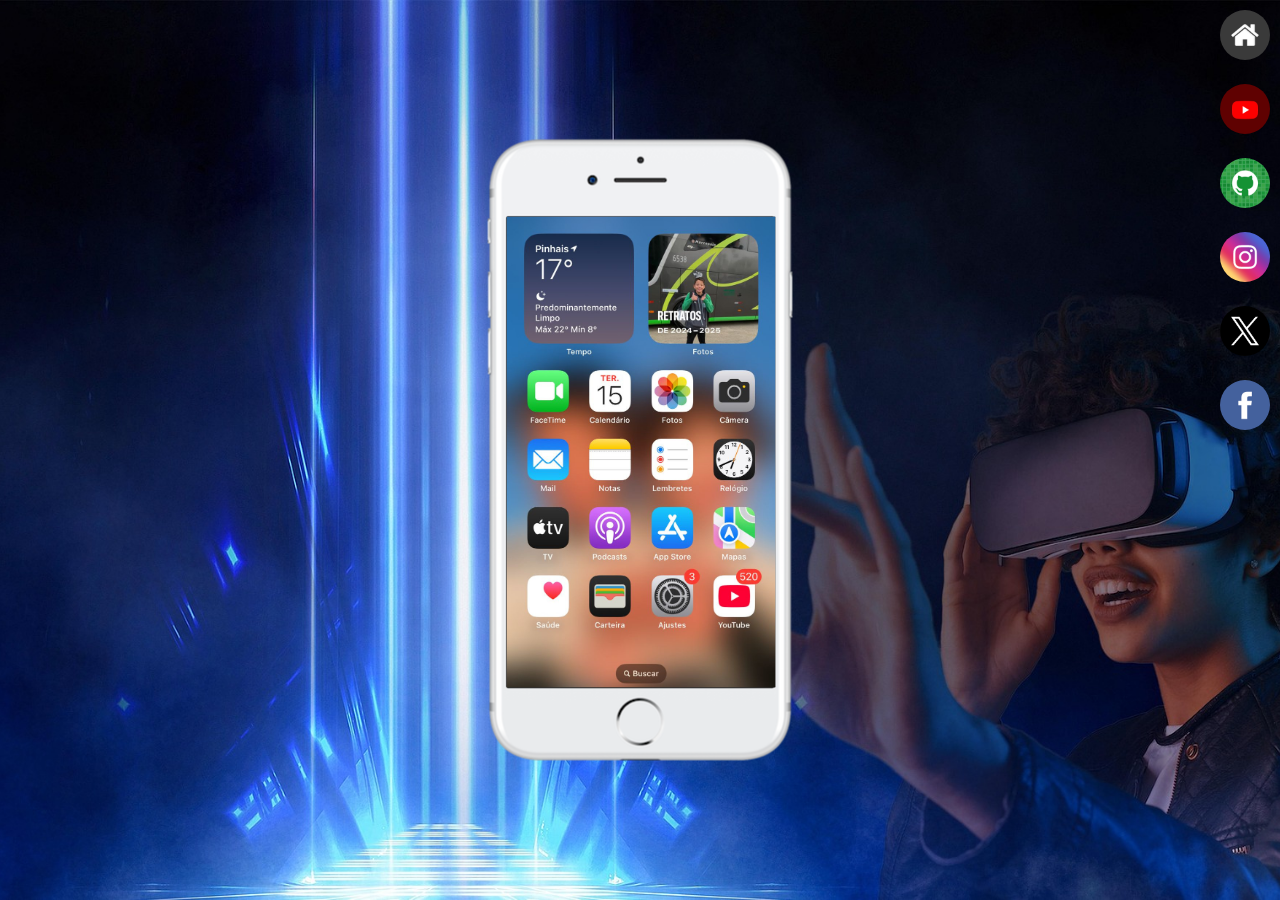
<file: index.html>
<!DOCTYPE html>
<html lang="pt-br">
  <head>
    <meta charset="UTF-8" />
    <meta name="viewport" content="width=device-width, initial-scale=1.0" />
    <title>Projeto de Redes Sociais</title>
    <link rel="shortcut icon" href="favicon.ico" type="image/x-icon" />
    <link rel="stylesheet" href="estilos/style.css" />
  </head>
  <body>
    <main>
      <section id="telefone">
        <iframe src="home.html" name="tela" id="tela" frameborder="0">
          Seu navegador não e compatível
        </iframe>
      </section>
      <section id="redes-sociais">
        <a href="home.html" target="tela"
          ><img src="imagens/logo-home.jpg" alt="Home" /></a
        ><br />
        <a href="youtube.html" target="tela"
          ><img src="imagens/logo-youtube.jpg" alt="Youtube" /></a
        ><br />
        <a href="github.html" target="tela"
          ><img src="imagens/logo-github.jpg" alt="Github" /></a
        ><br />
        <a href="instagram.html" target="tela"
          ><img src="imagens/logo-instagram.jpg" alt="Instagram" /></a
        ><br />
        <a href="x.html" target="tela"
          ><img src="imagens/logo-x.jpg" alt="X" /></a
        ><br />
        <a href="facebook.html" target="tela"
          ><img src="imagens/logo-facebook.jpg" alt="Facebook"
        /></a>
      </section>
    </main>
  </body>
</html>
</file>
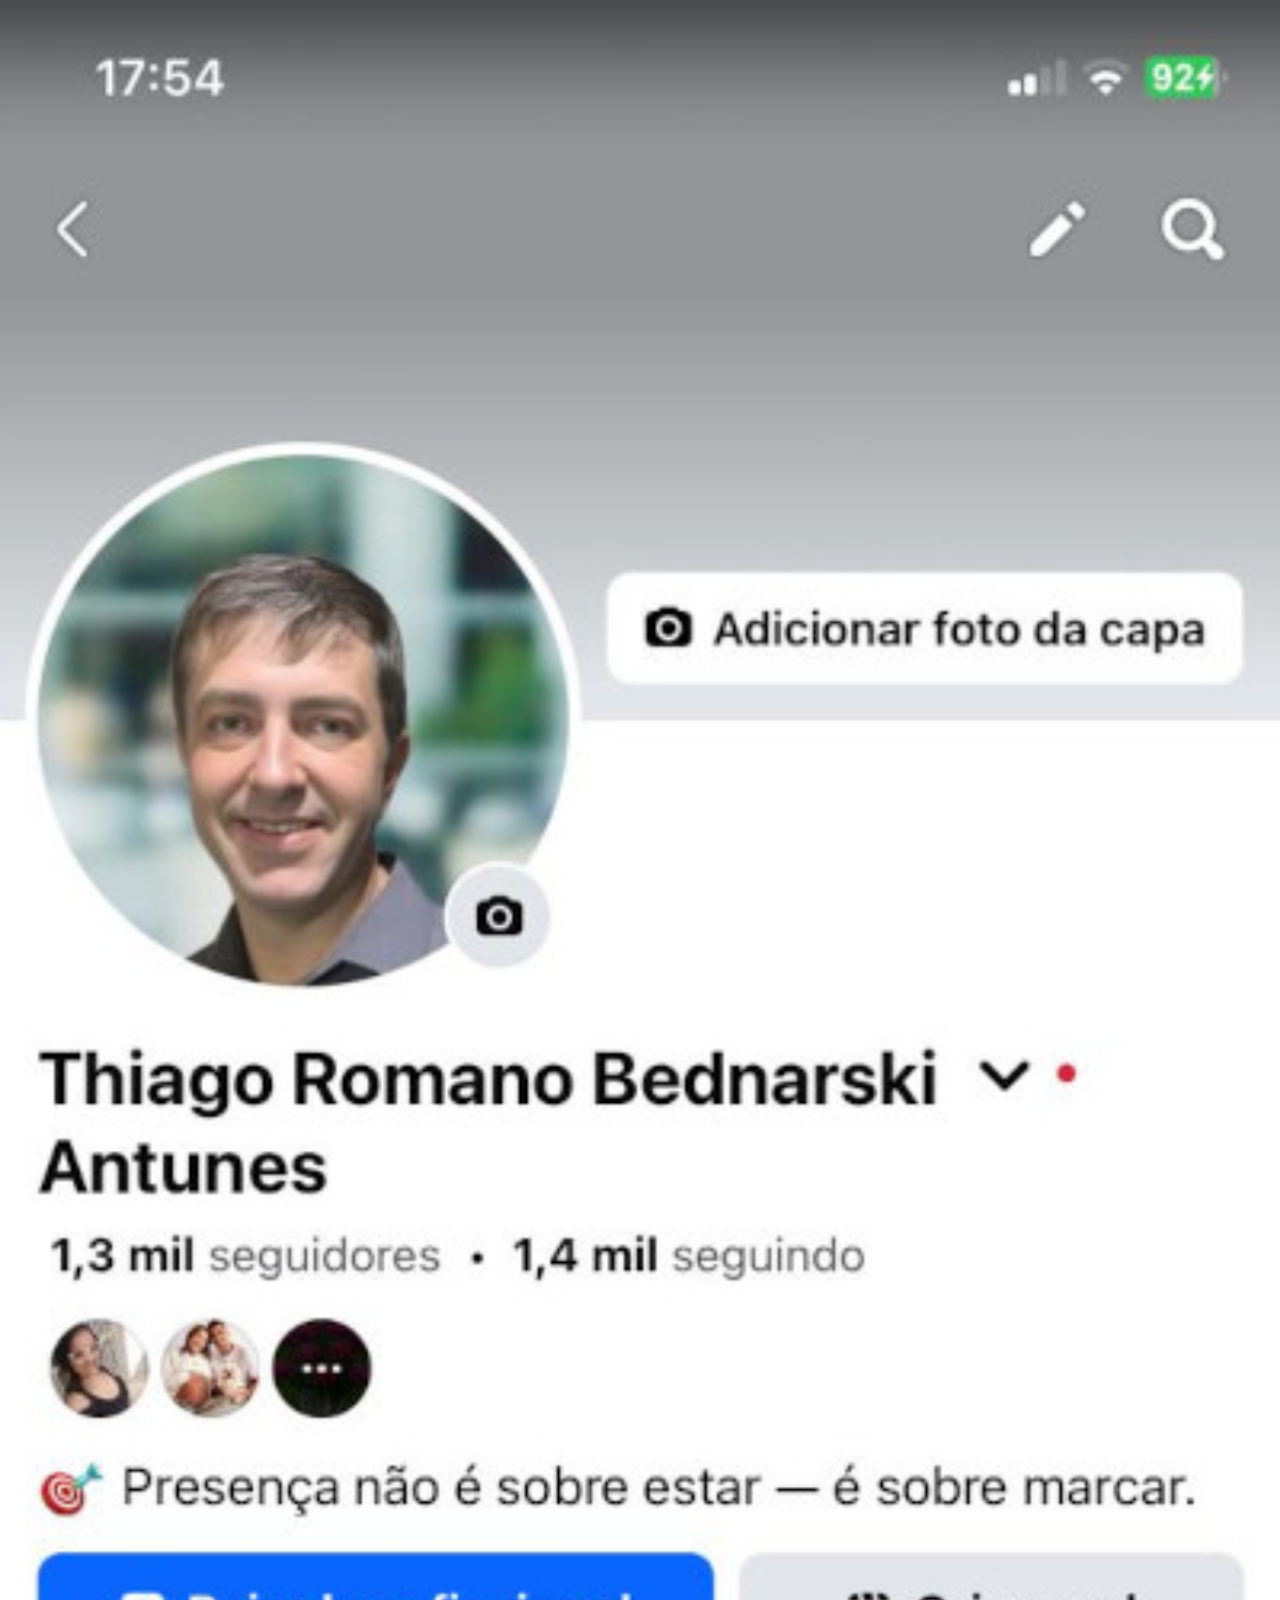
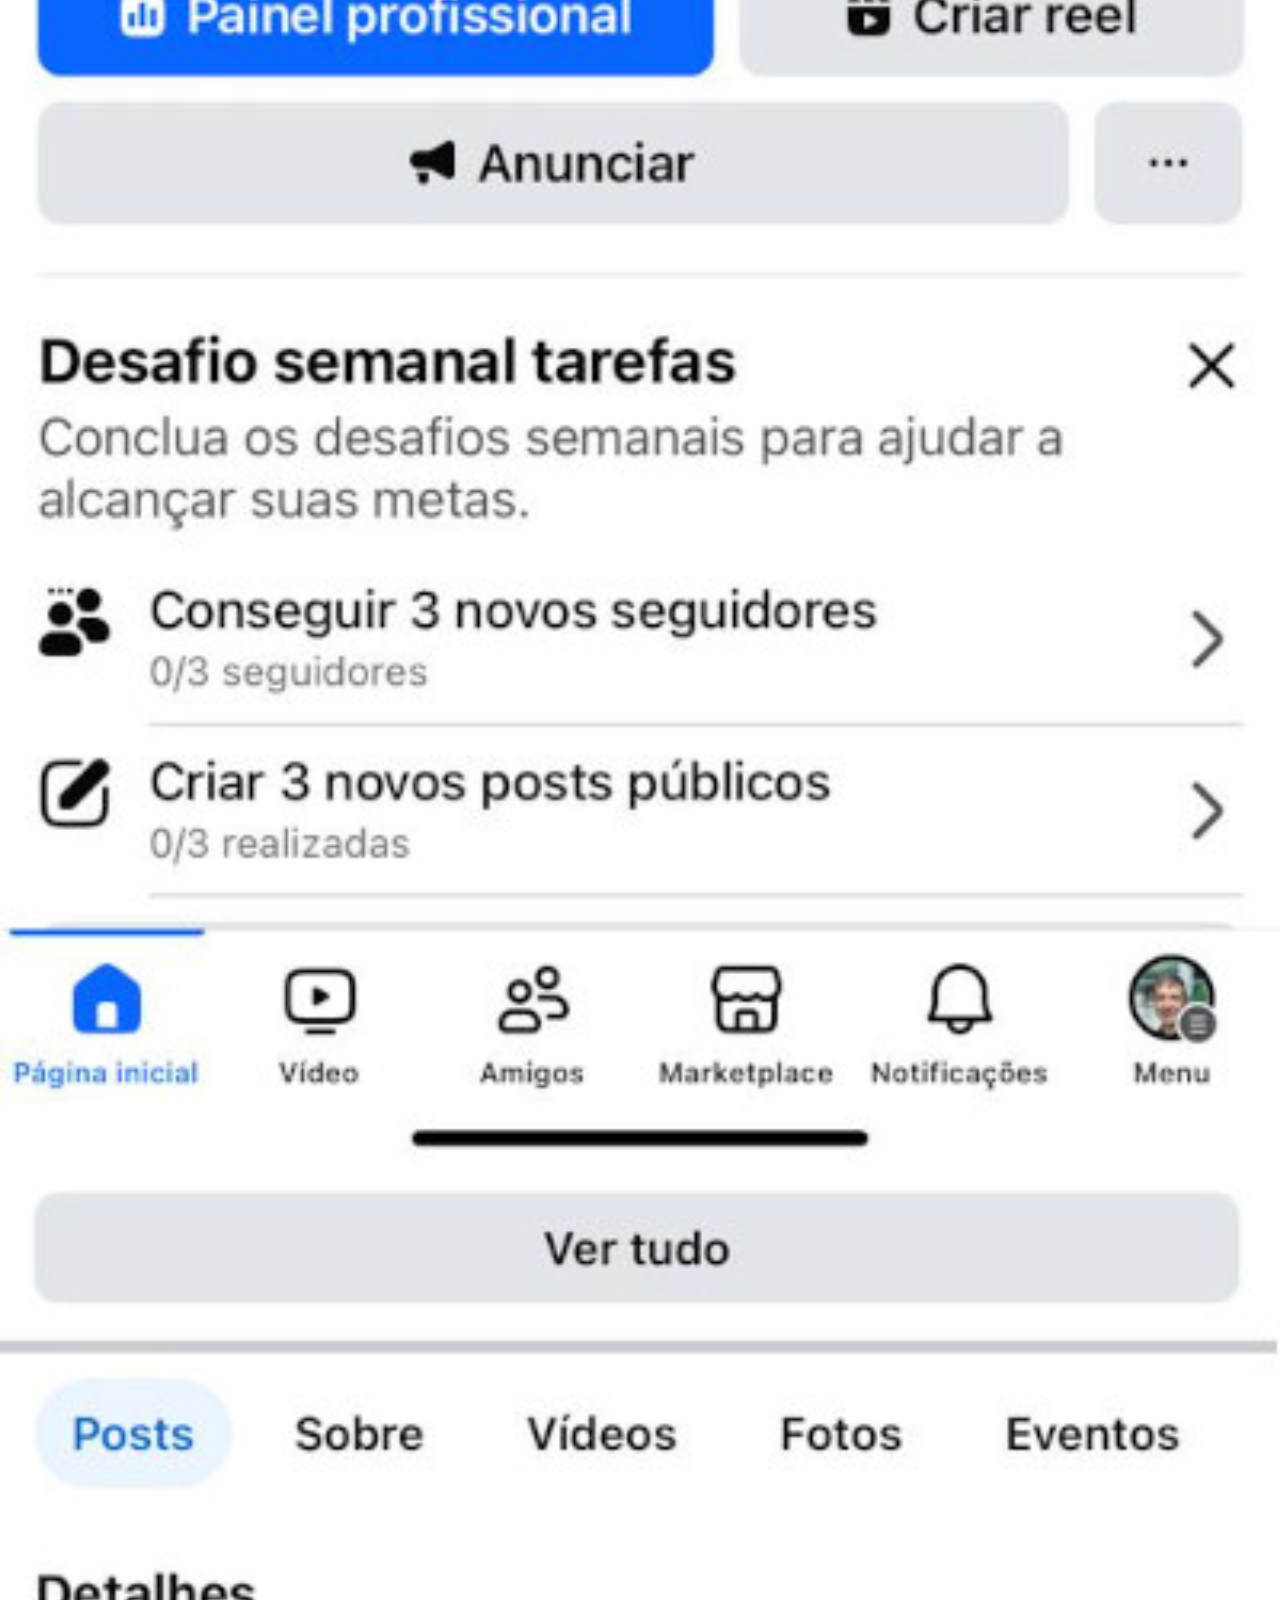
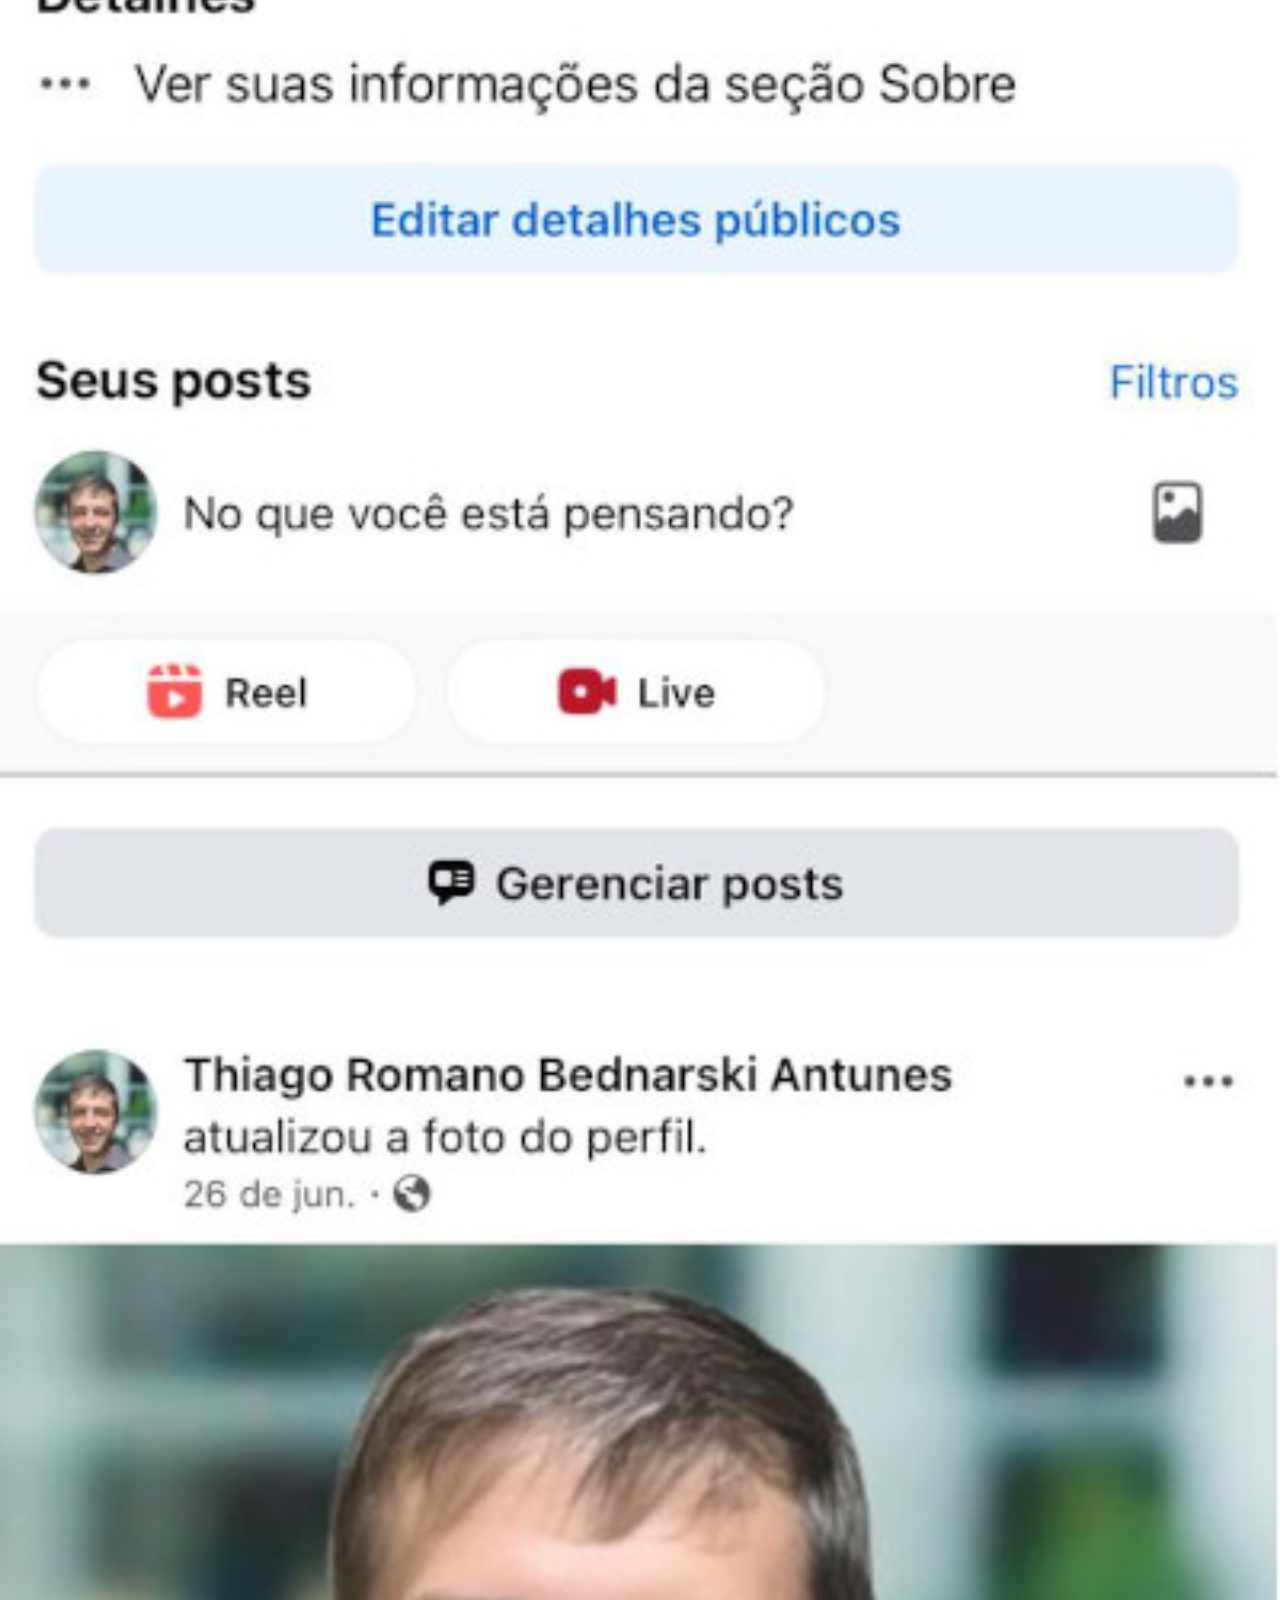
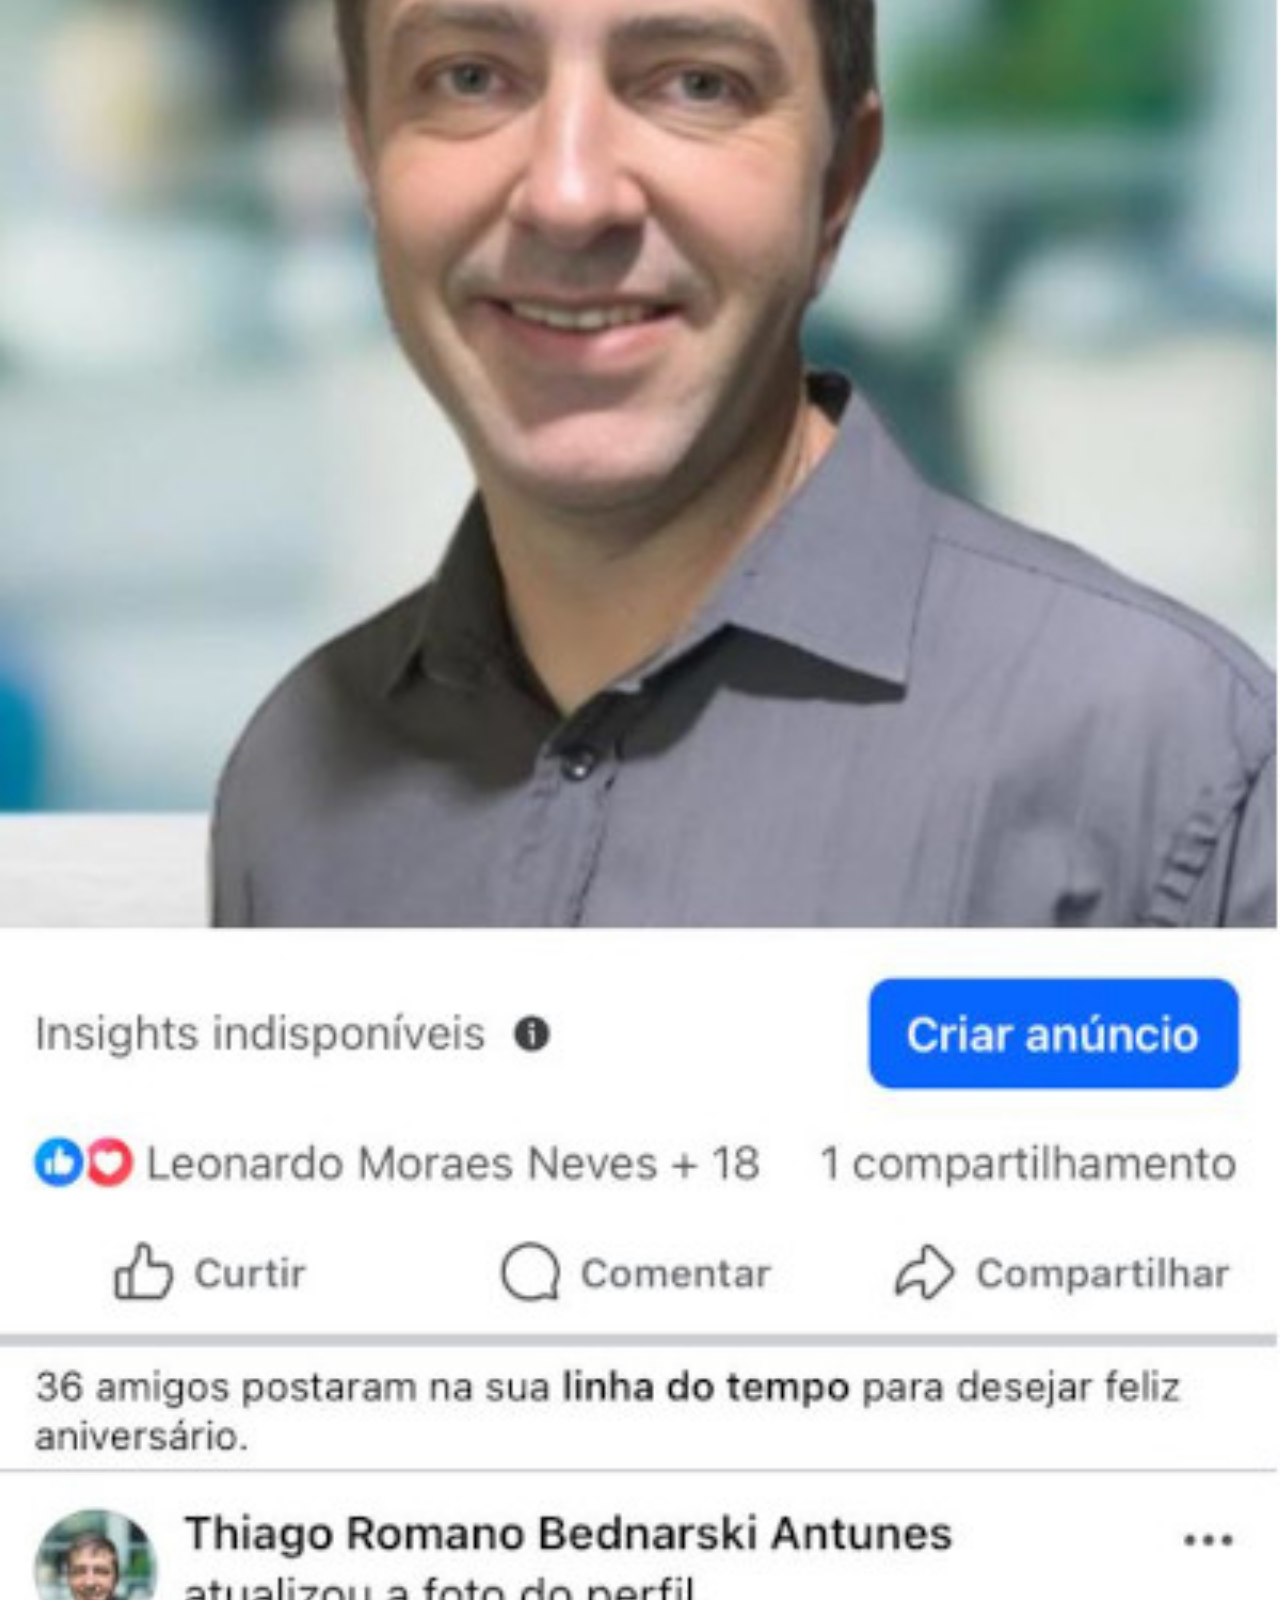
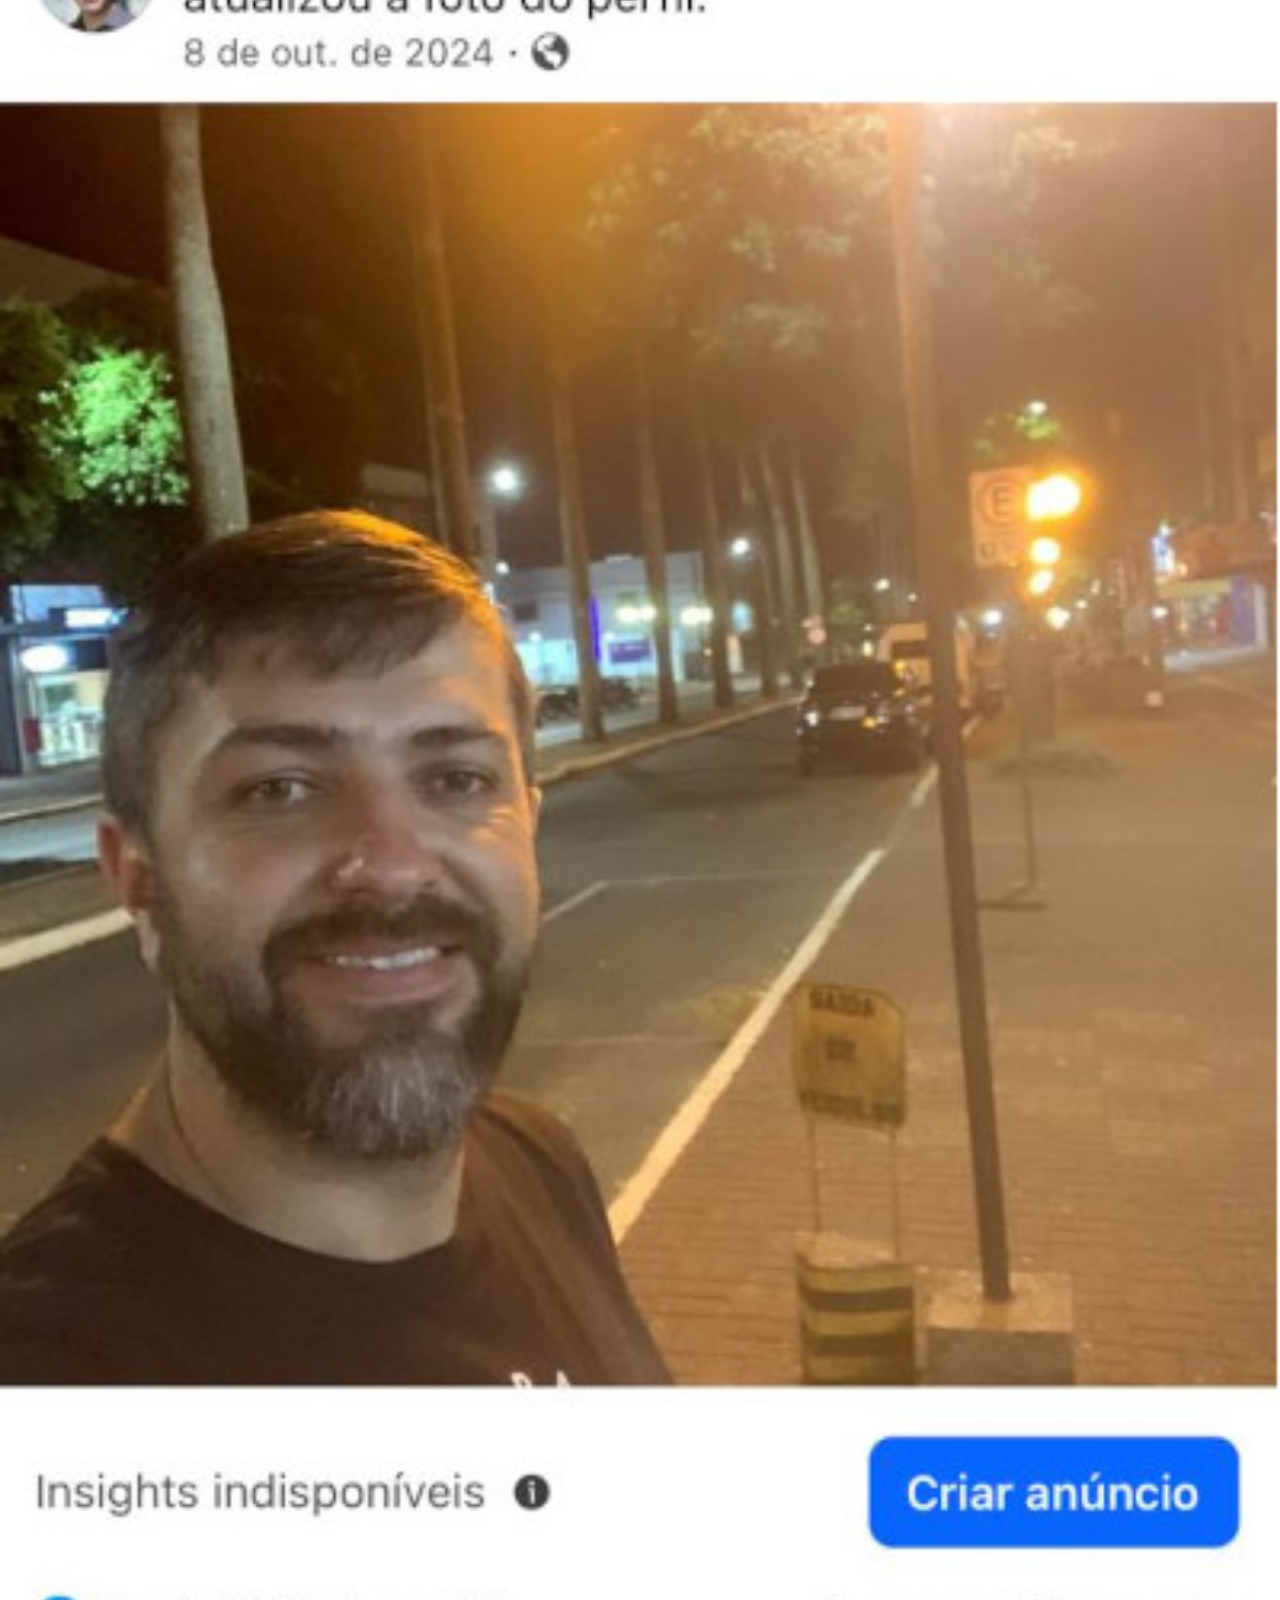
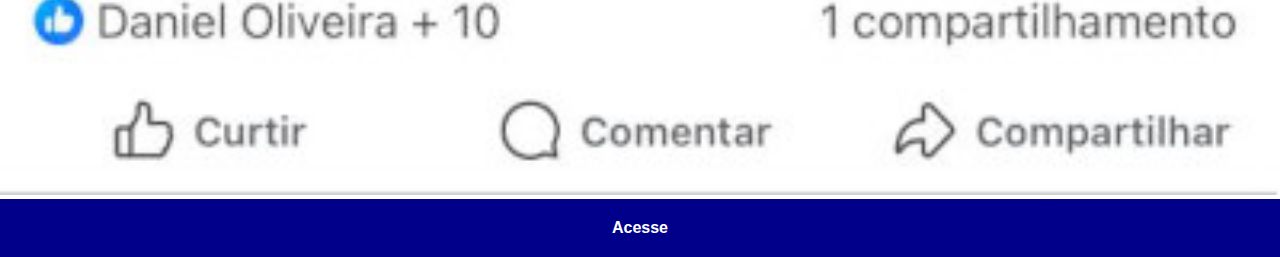
<file: facebook.html>
<!DOCTYPE html>
<html lang="pt-br">
  <head>
    <meta charset="UTF-8" />
    <meta name="viewport" content="width=device-width, initial-scale=1.0" />
    <title>Facebook</title>
    <link rel="stylesheet" href="estilos/social.css">
    
  </head>
  <body>
    <img src="imagens/tela-facebook.jpg" alt="Facebook" />
    <a href="https://www.facebook.com/ThiagoBednarski" target="_blank"
      >Acesse</a
    >
  </body>
</html>
</file>
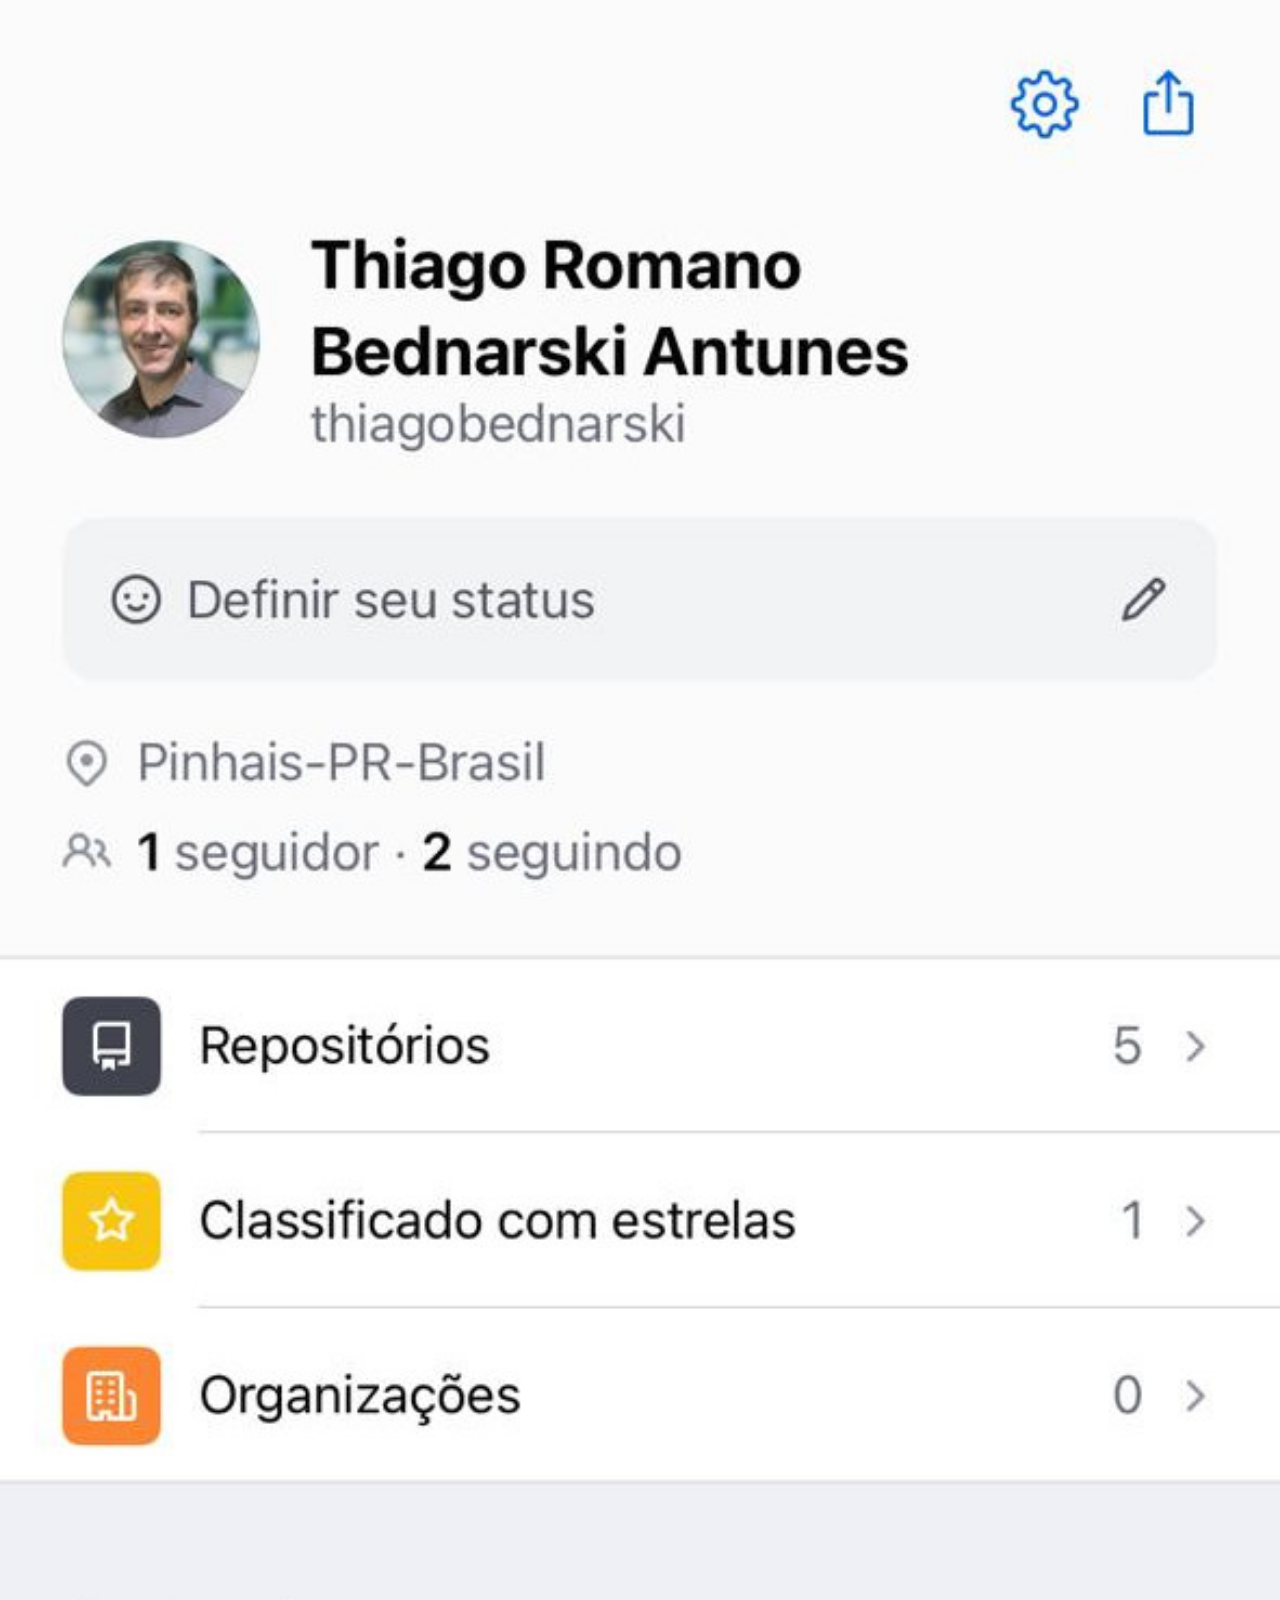
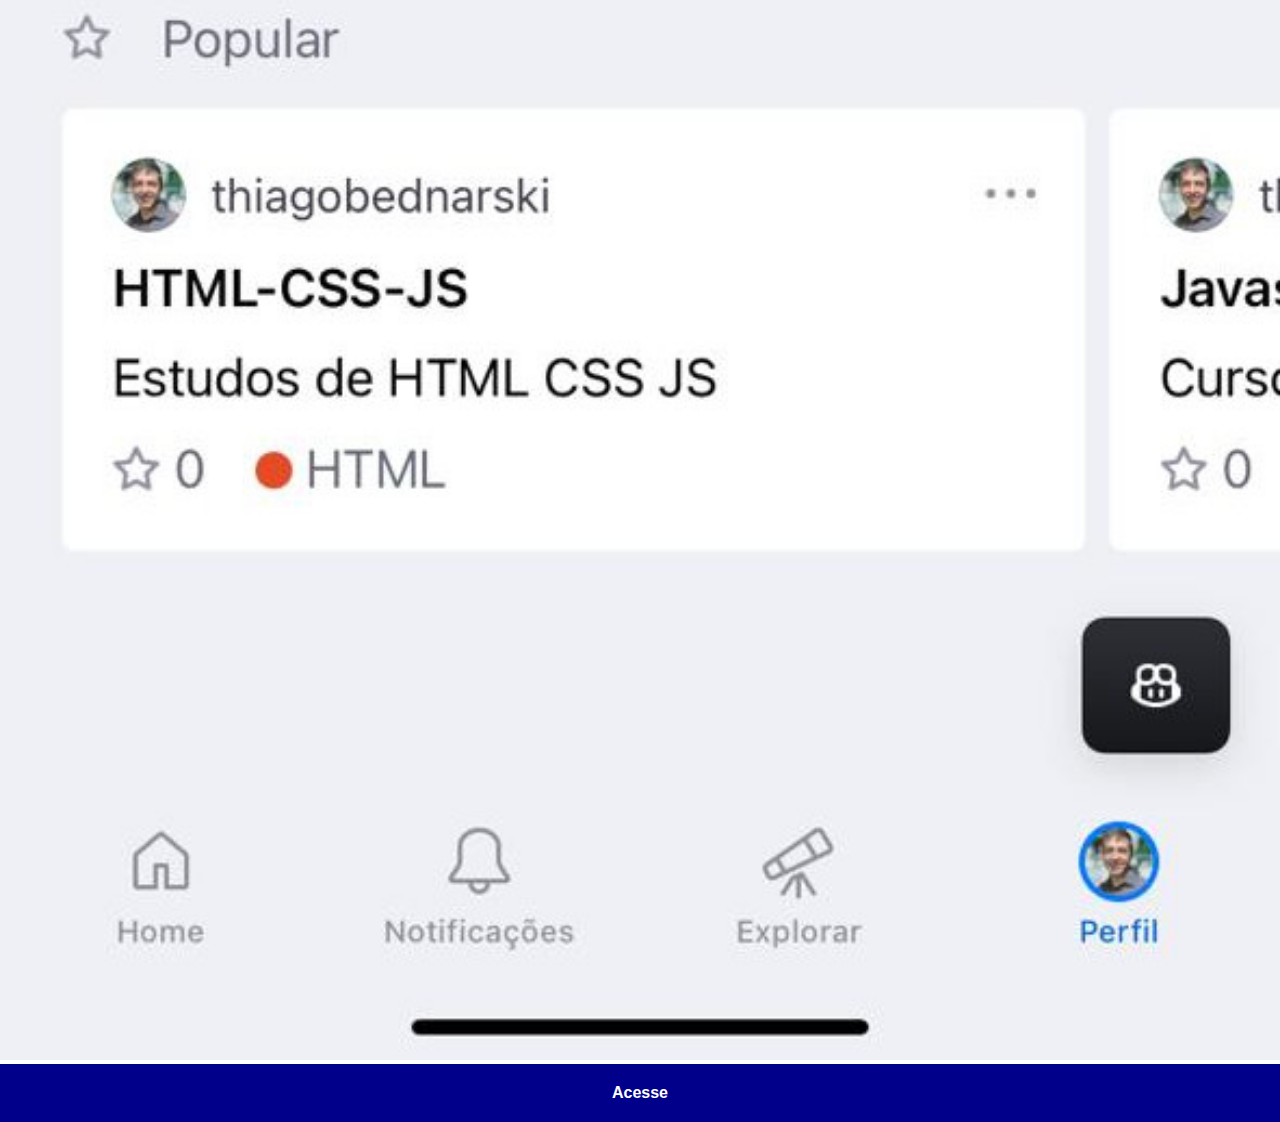
<file: github.html>
<!DOCTYPE html>
<html lang="pt-br">
  <head>
    <meta charset="UTF-8" />
    <meta name="viewport" content="width=device-width, initial-scale=1.0" />
    <title>Github</title>
    <link rel="stylesheet" href="estilos/social.css">
    
  </head>
  <body>
    <img src="imagens/tela-github.jpg" alt="Github" />
    <a href="https://github.com/thiagobednarski" target="_blank"
      >Acesse</a
    >
  </body>
</html>
</file>
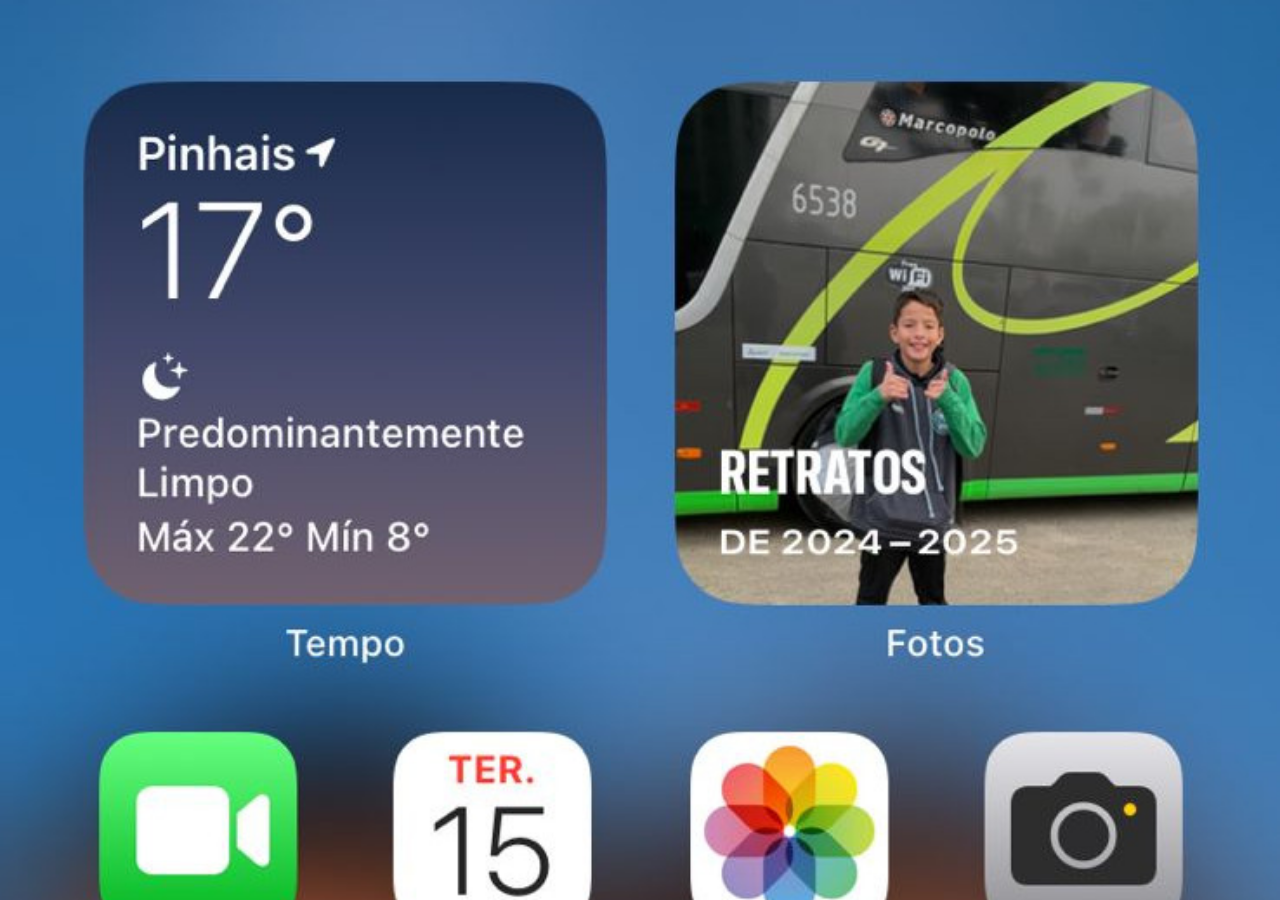
<file: home.html>
<!DOCTYPE html>
<html lang="pt-br">
  <head>
    <meta charset="UTF-8" />
    <meta name="viewport" content="width=device-width, initial-scale=1.0" />
    <title>home</title>

    <style>
      * {
        margin: 0px;
        padding: 0px;
      }

      body {
        width: 100vw;
        height: 100vh;
        background: black url("imagens/tela-home.jpg") no-repeat top center;
        background-size: cover;
        background-attachment: fixed;
      }

      img {
        width: 100vw;
      }
    </style>
  </head>
  <body></body>
</html>
</file>
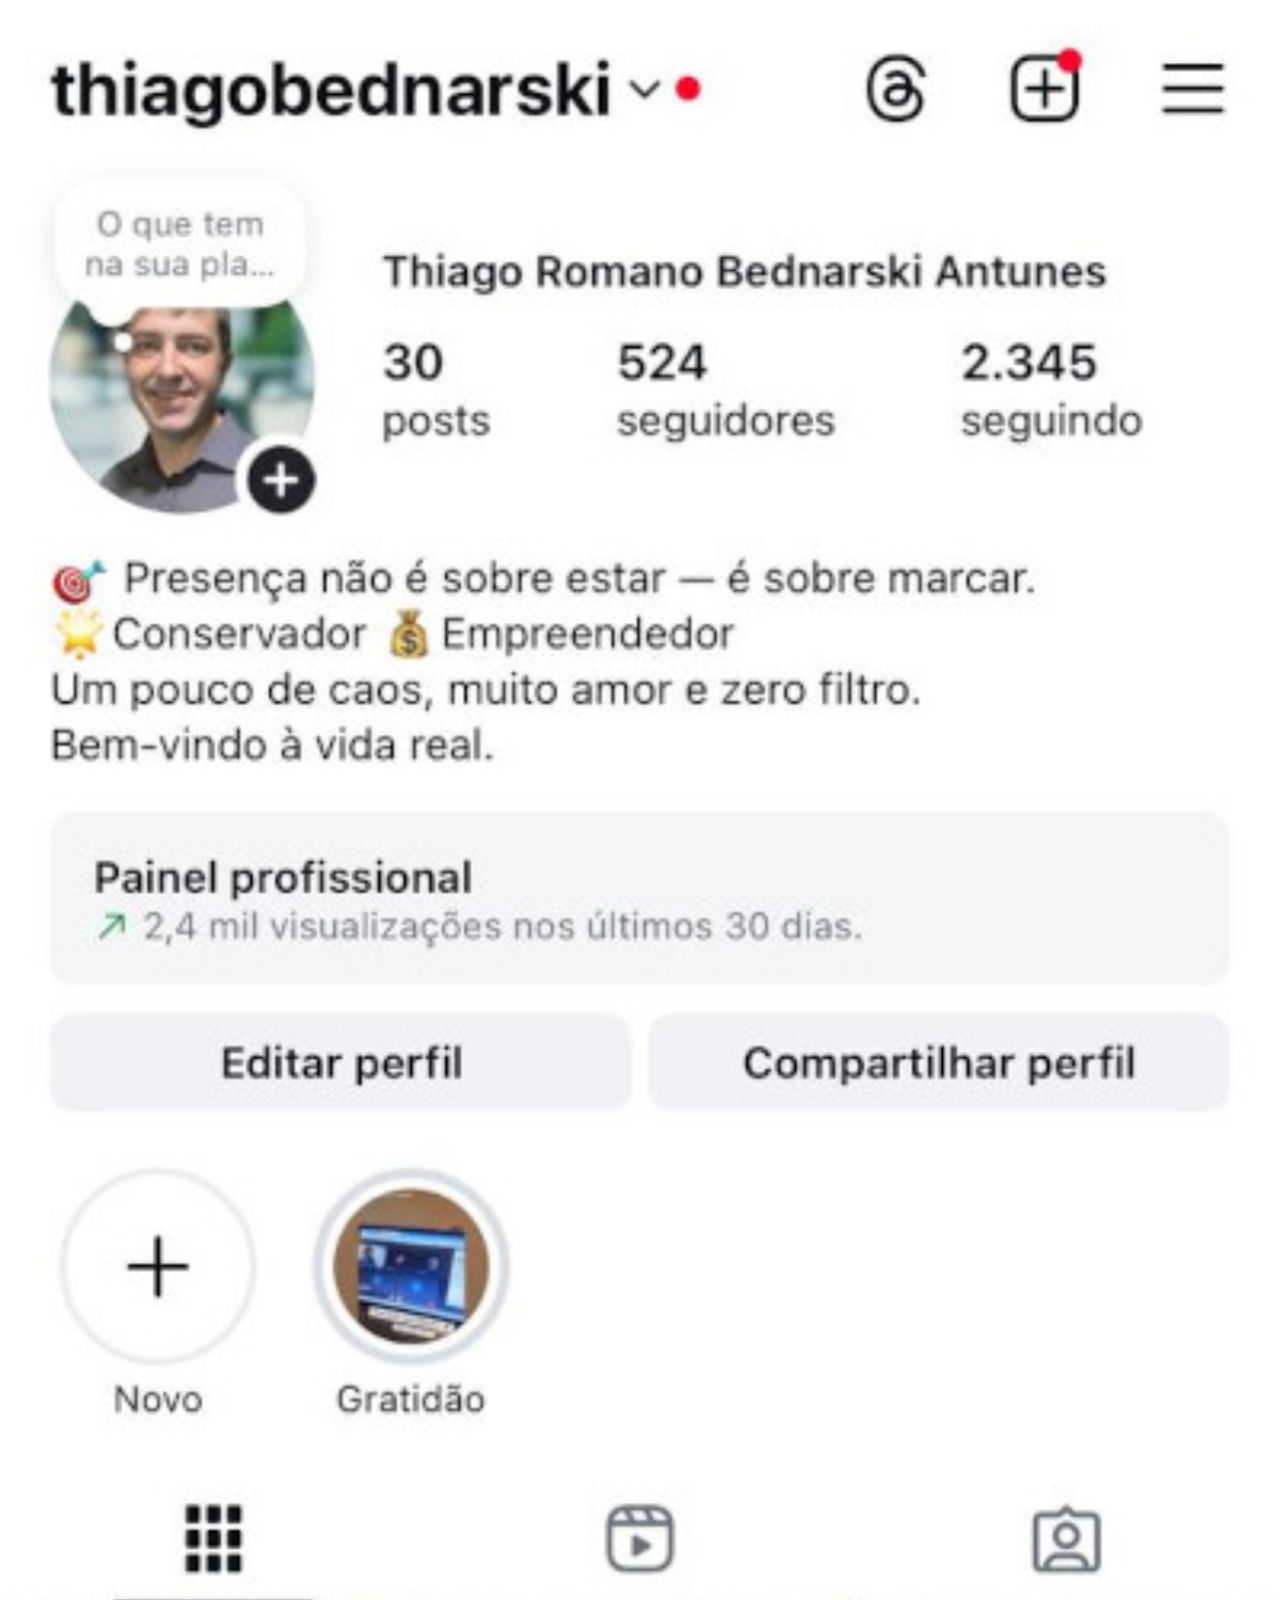
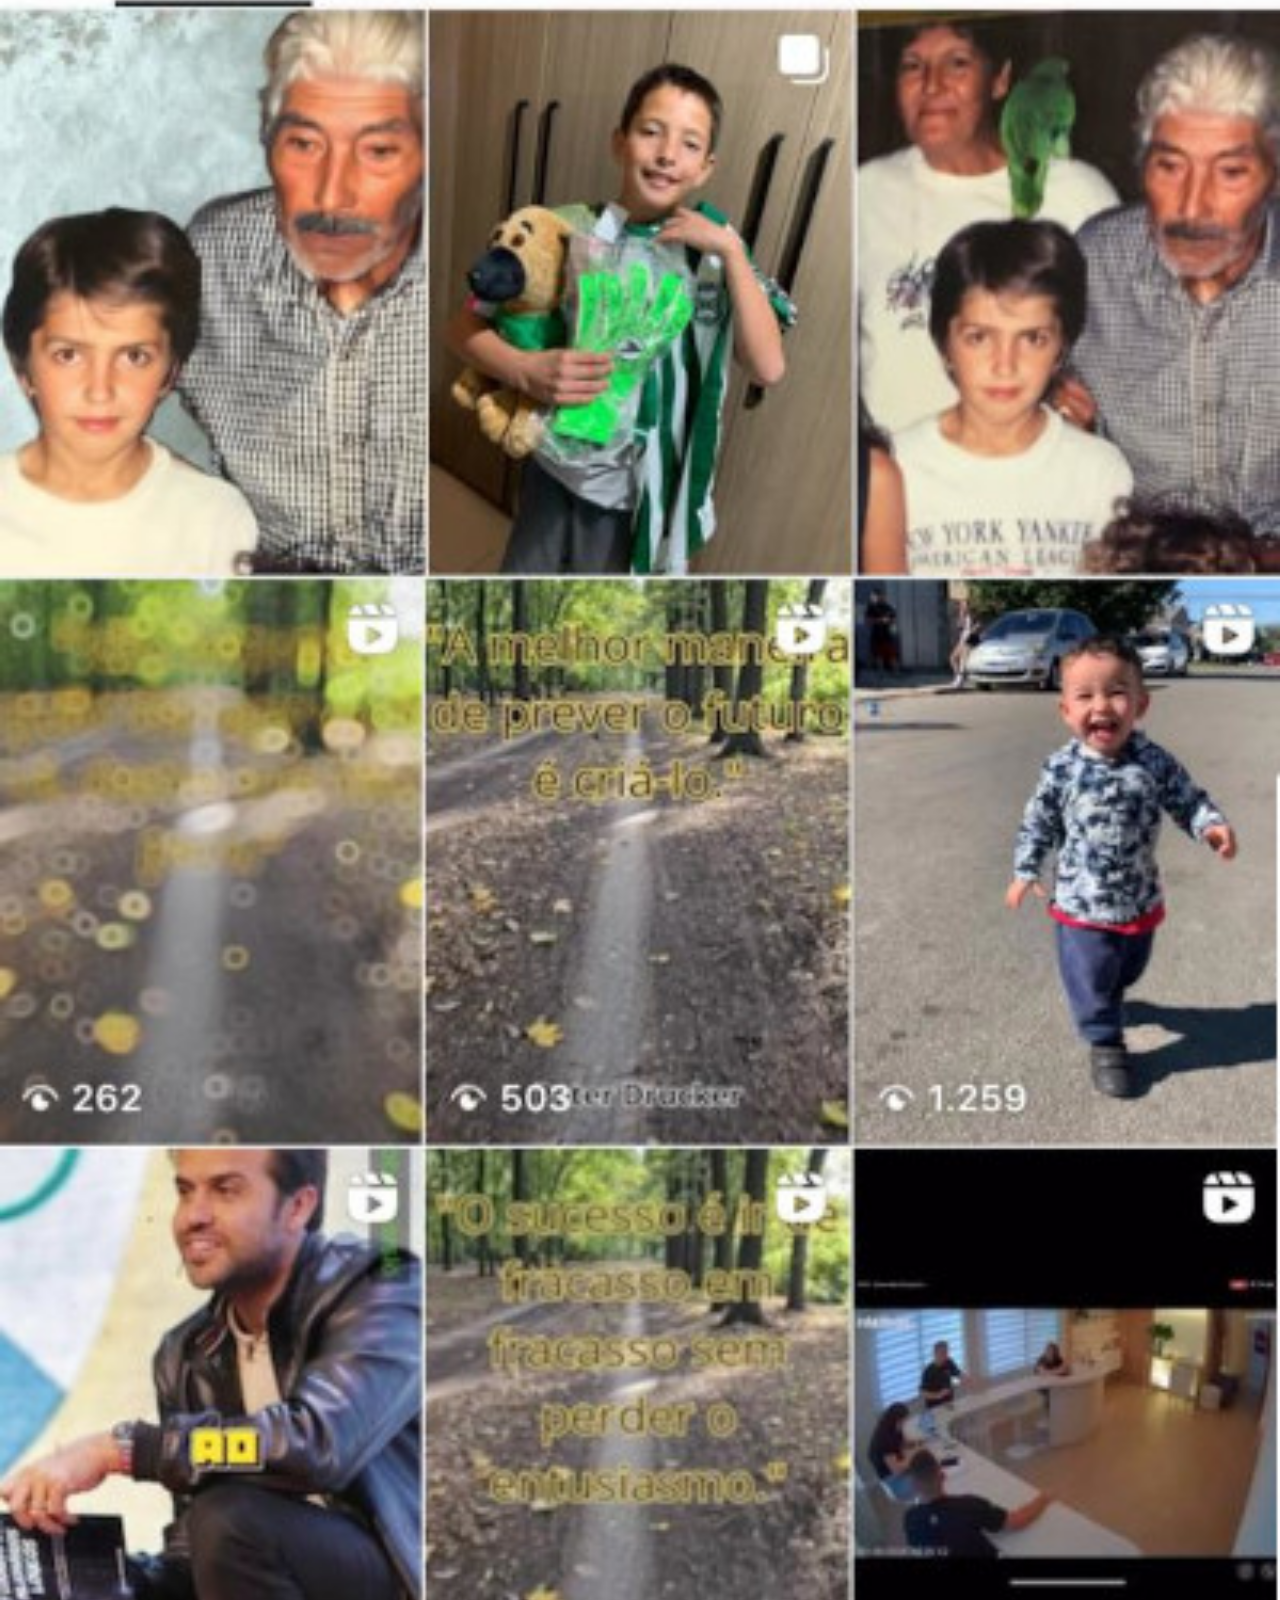
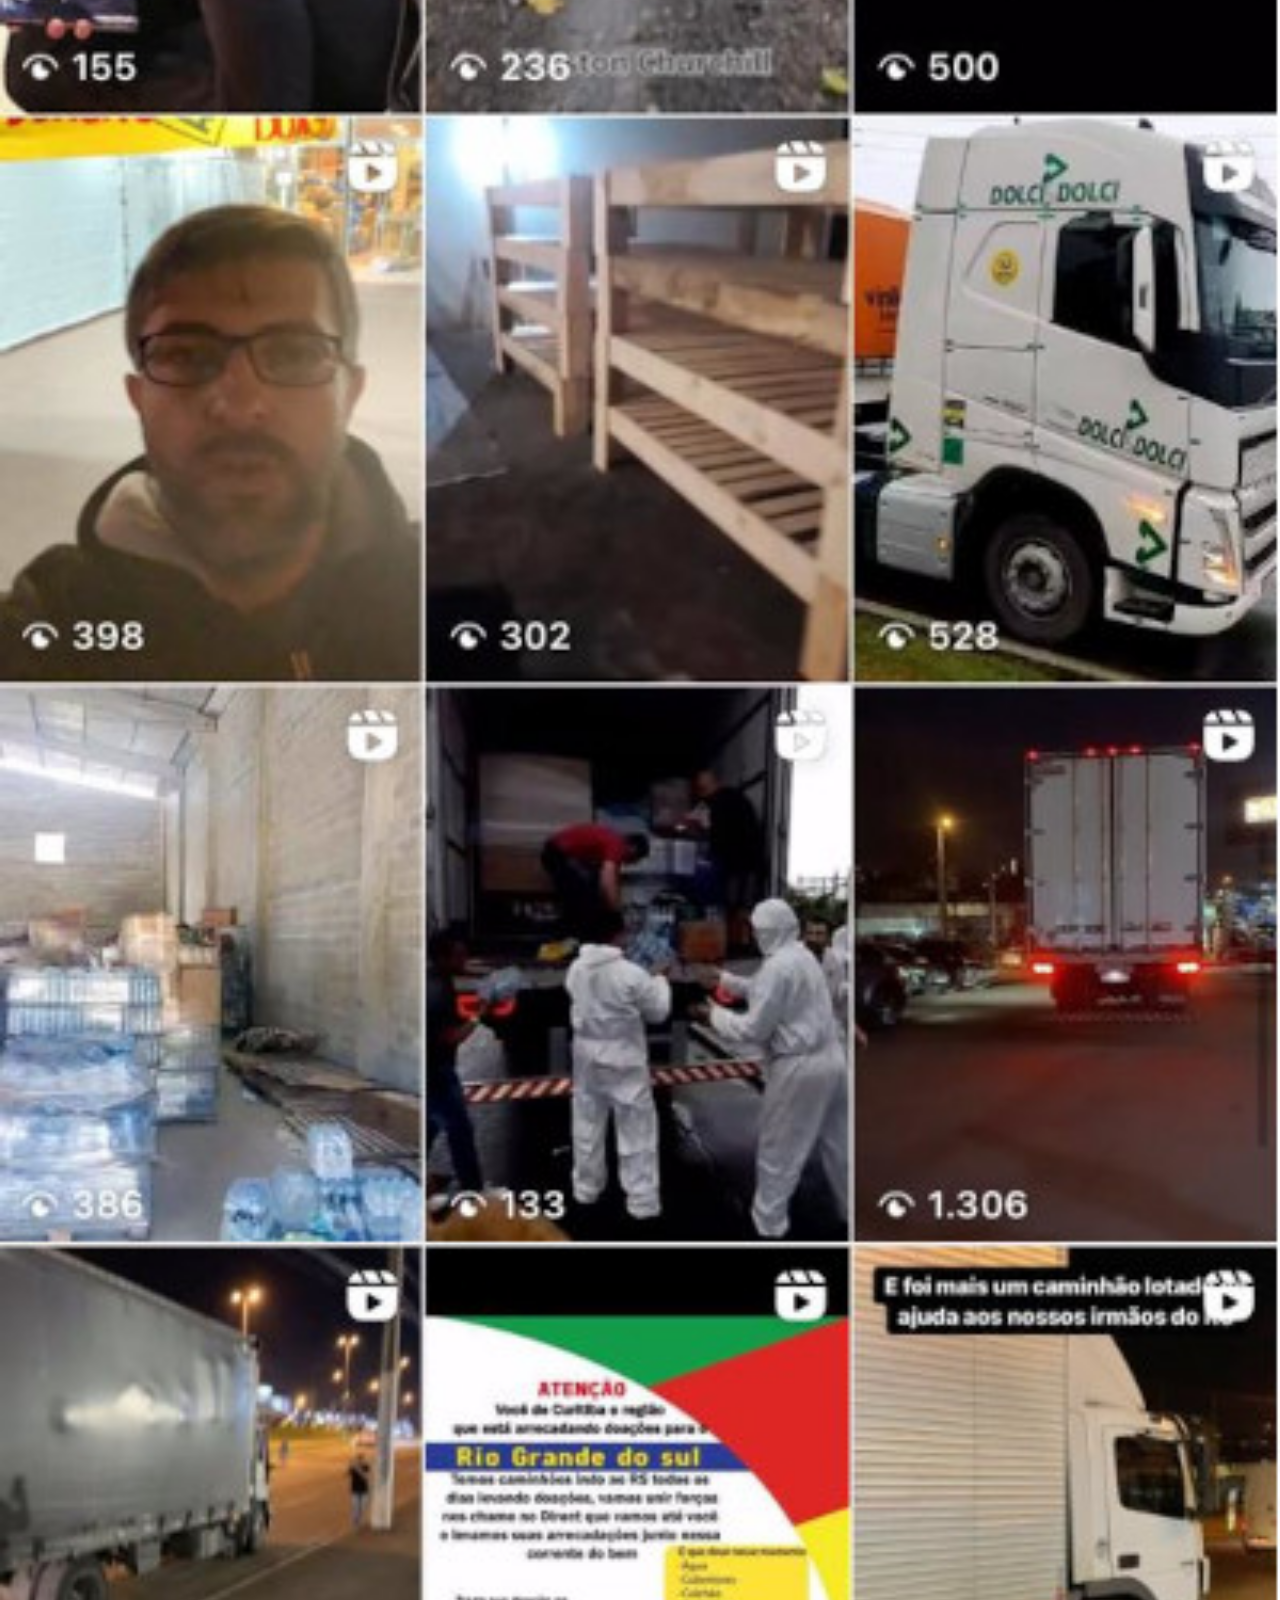
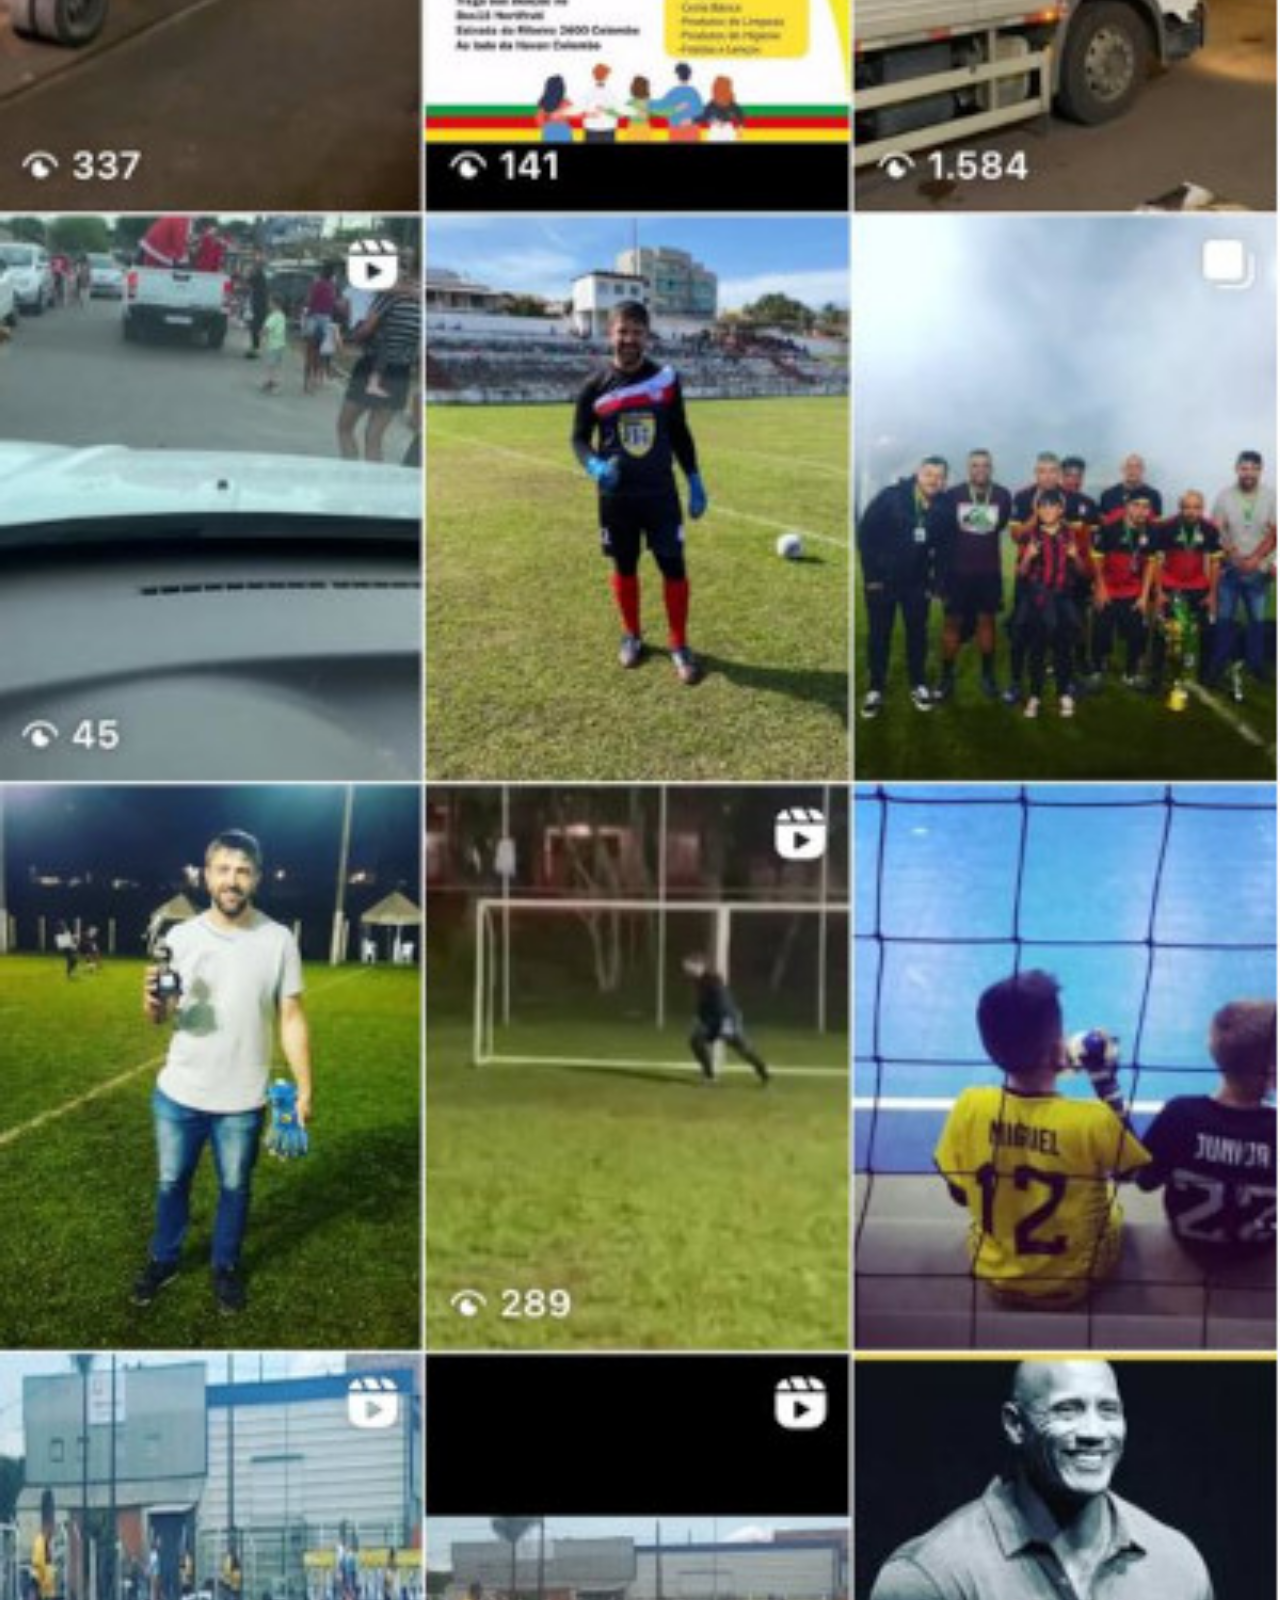
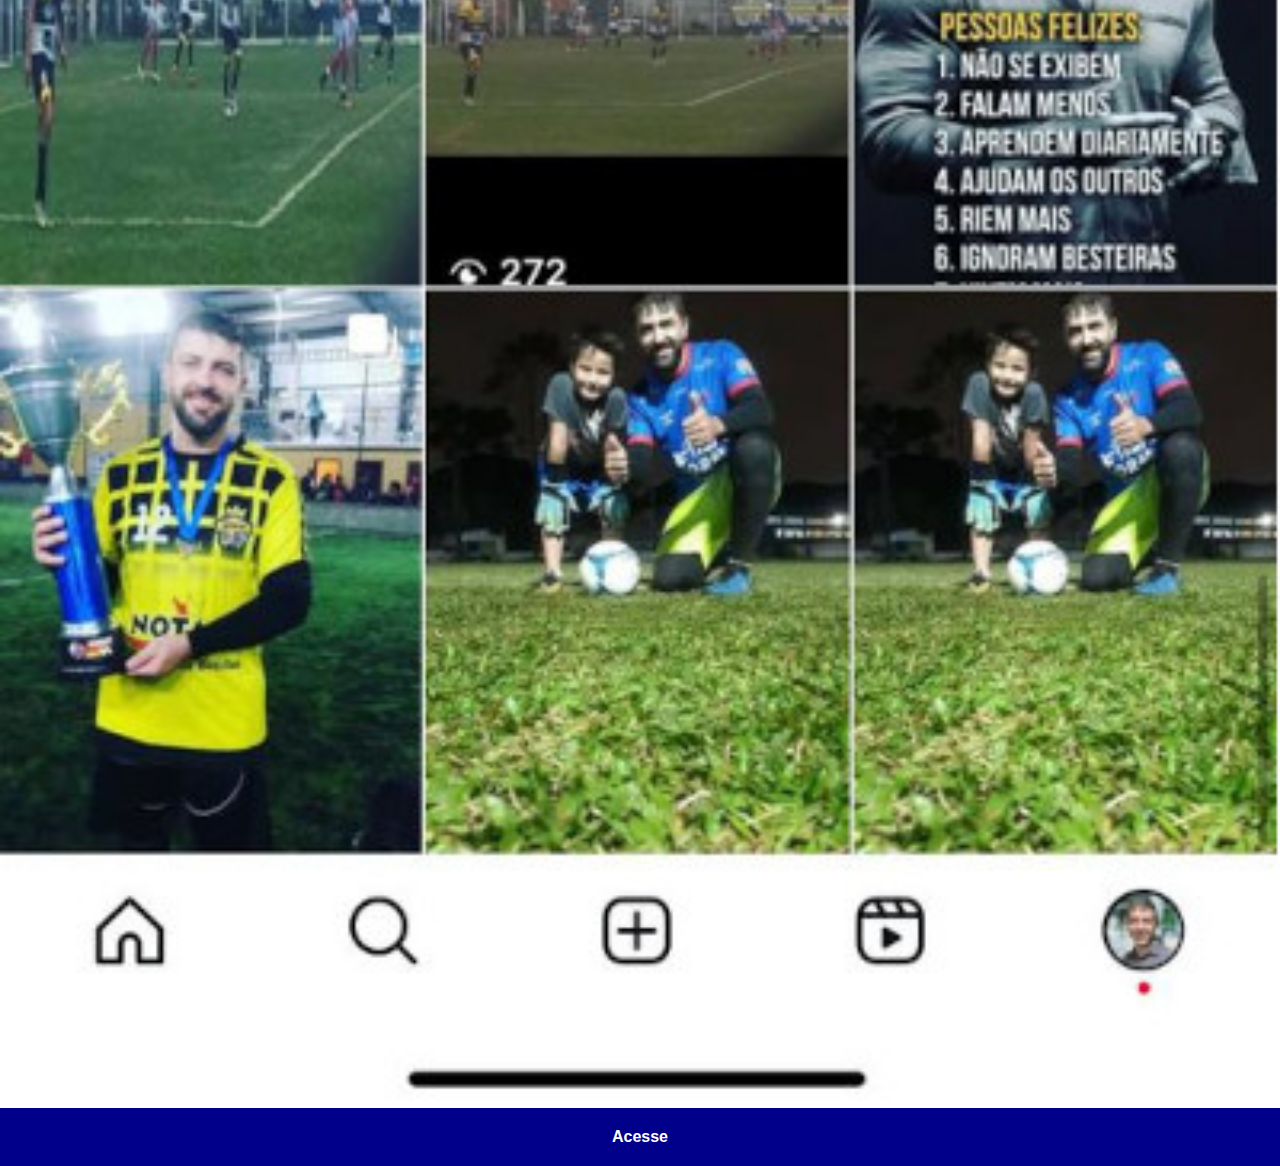
<file: instagram.html>
<!DOCTYPE html>
<html lang="pt-br">
  <head>
    <meta charset="UTF-8" />
    <meta name="viewport" content="width=device-width, initial-scale=1.0" />
    <title>Instagram</title>
    <link rel="stylesheet" href="estilos/social.css">
    
  </head>
  <body>
    <img src="imagens/tela-instagram.jpg" alt="Instagram" />
    <a href="https://www.instagram.com/thiagobednarski/" target="_blank"
      >Acesse</a
    >
  </body>
</html>
</file>
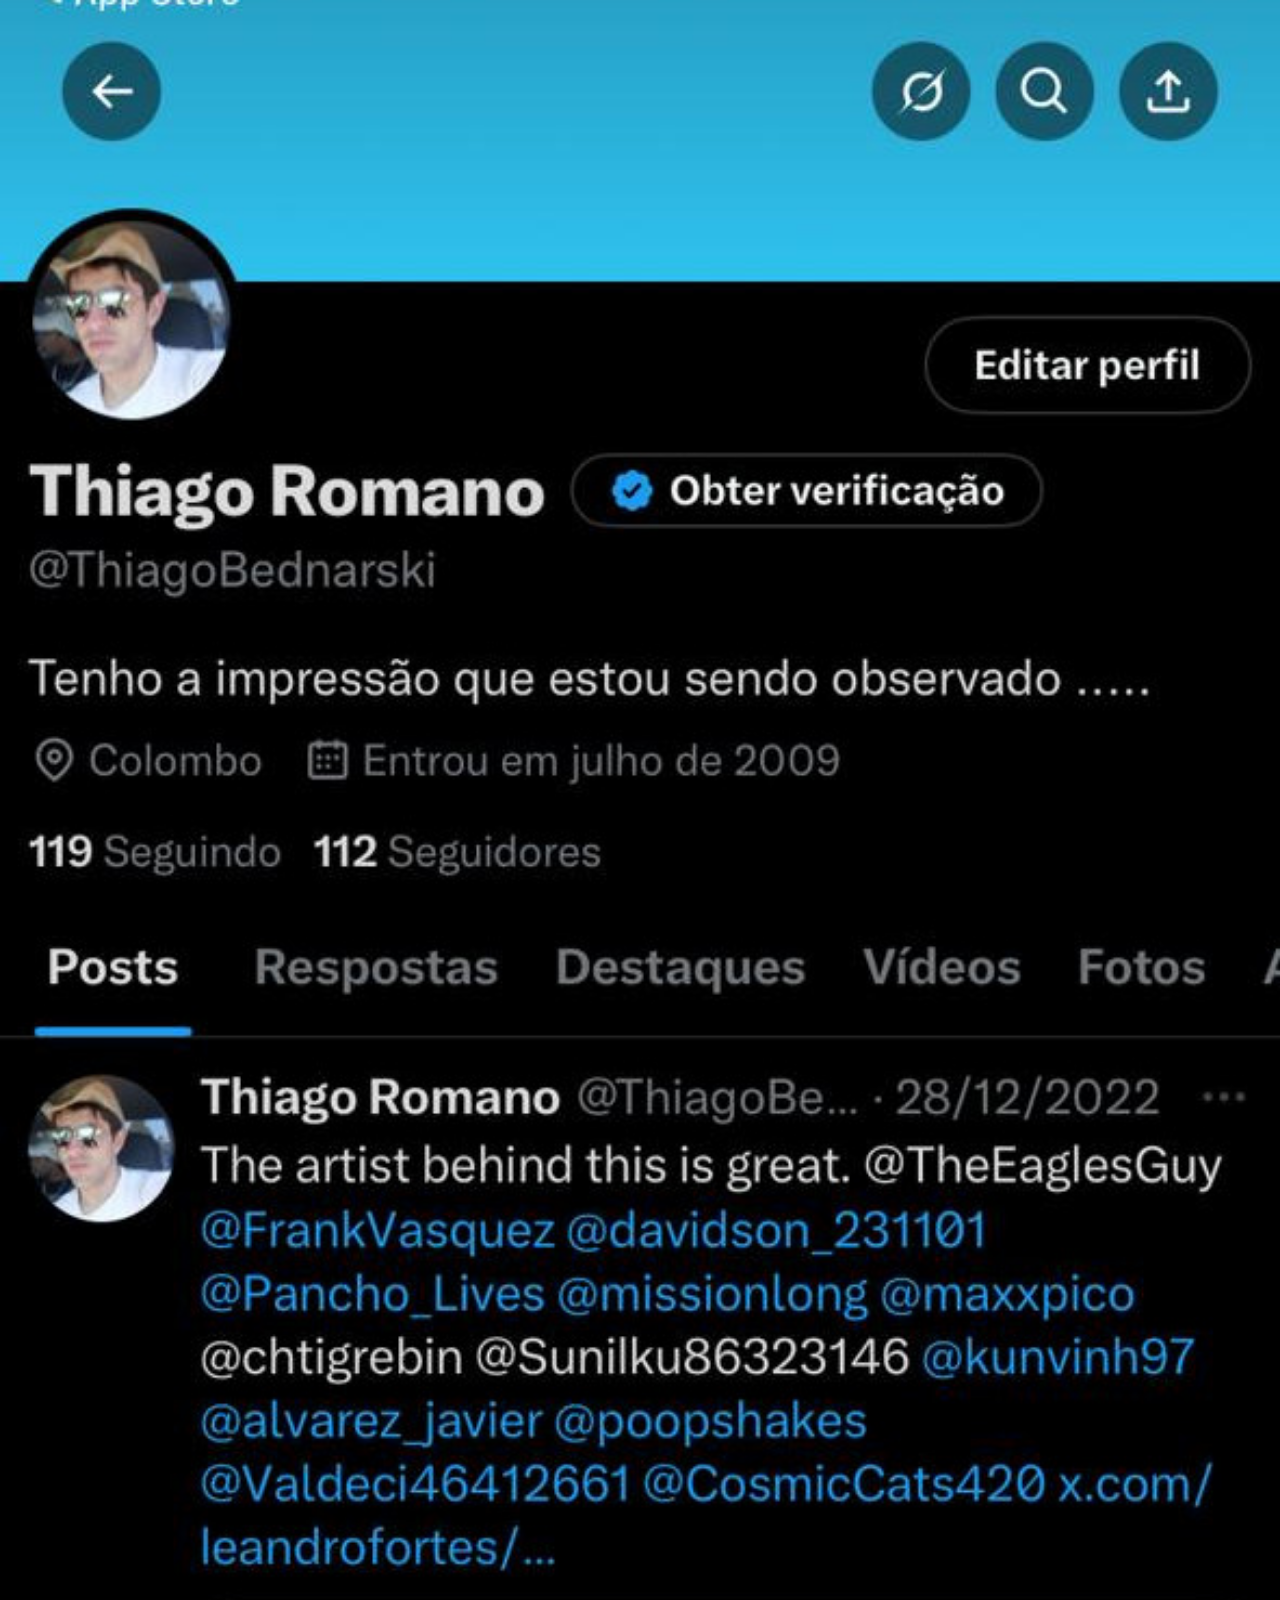
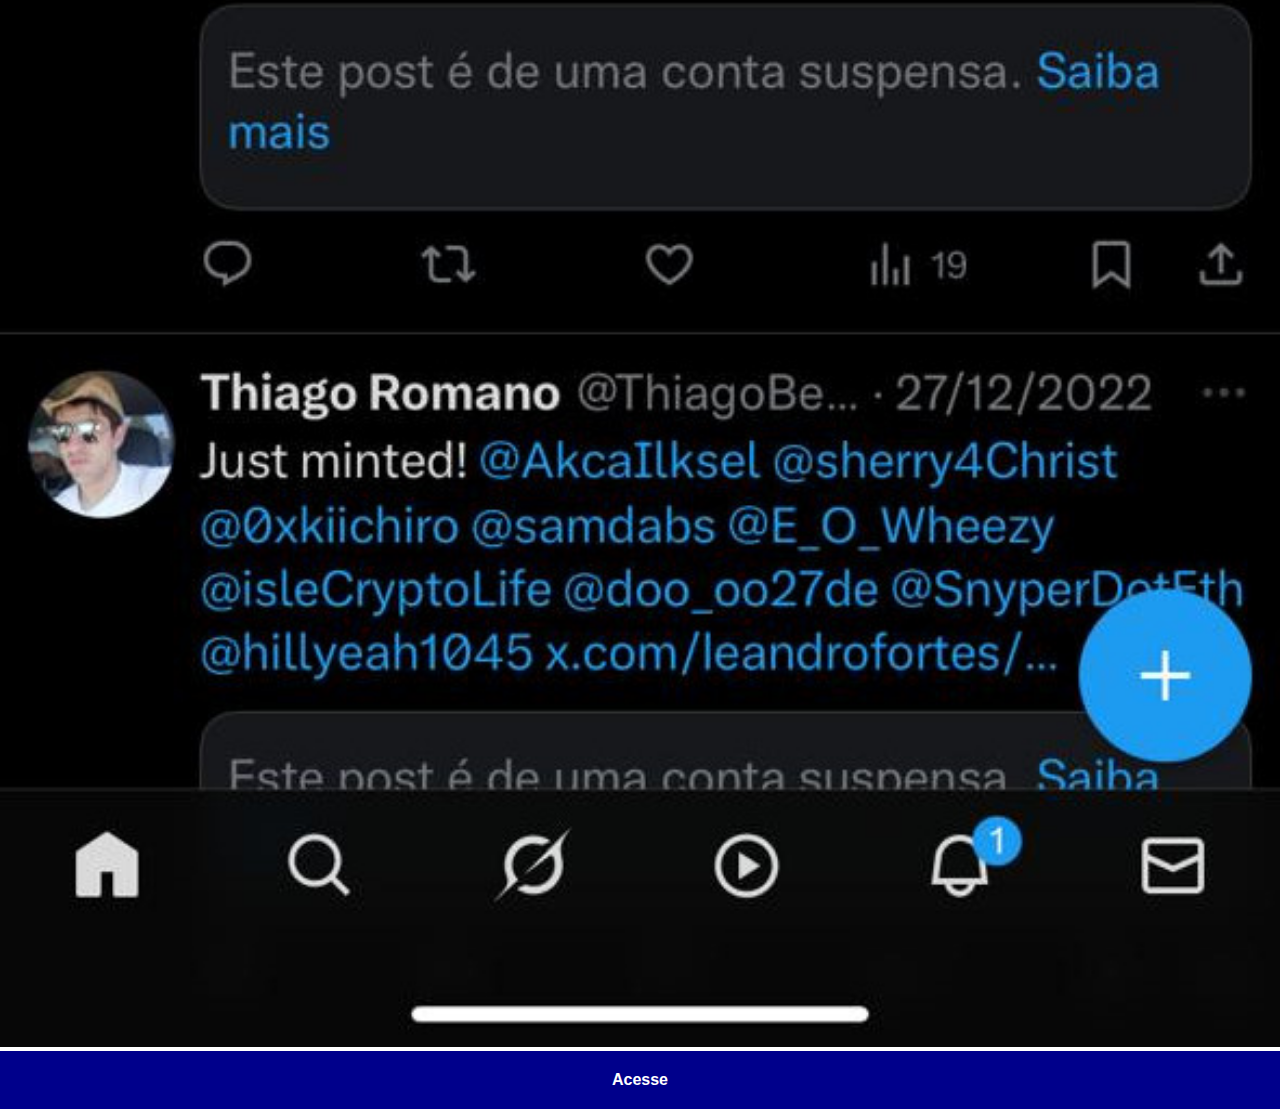
<file: x.html>
<!DOCTYPE html>
<html lang="pt-br">
  <head>
    <meta charset="UTF-8" />
    <meta name="viewport" content="width=device-width, initial-scale=1.0" />
    <title>X</title>
    <link rel="stylesheet" href="estilos/social.css">
    
  </head>
  <body>
    <img src="imagens/tela-x.jpg" alt="X" />
    <a href="https://x.com/ThiagoBednarski" target="_blank"
      >Acesse</a
    >
  </body>
</html>
</file>
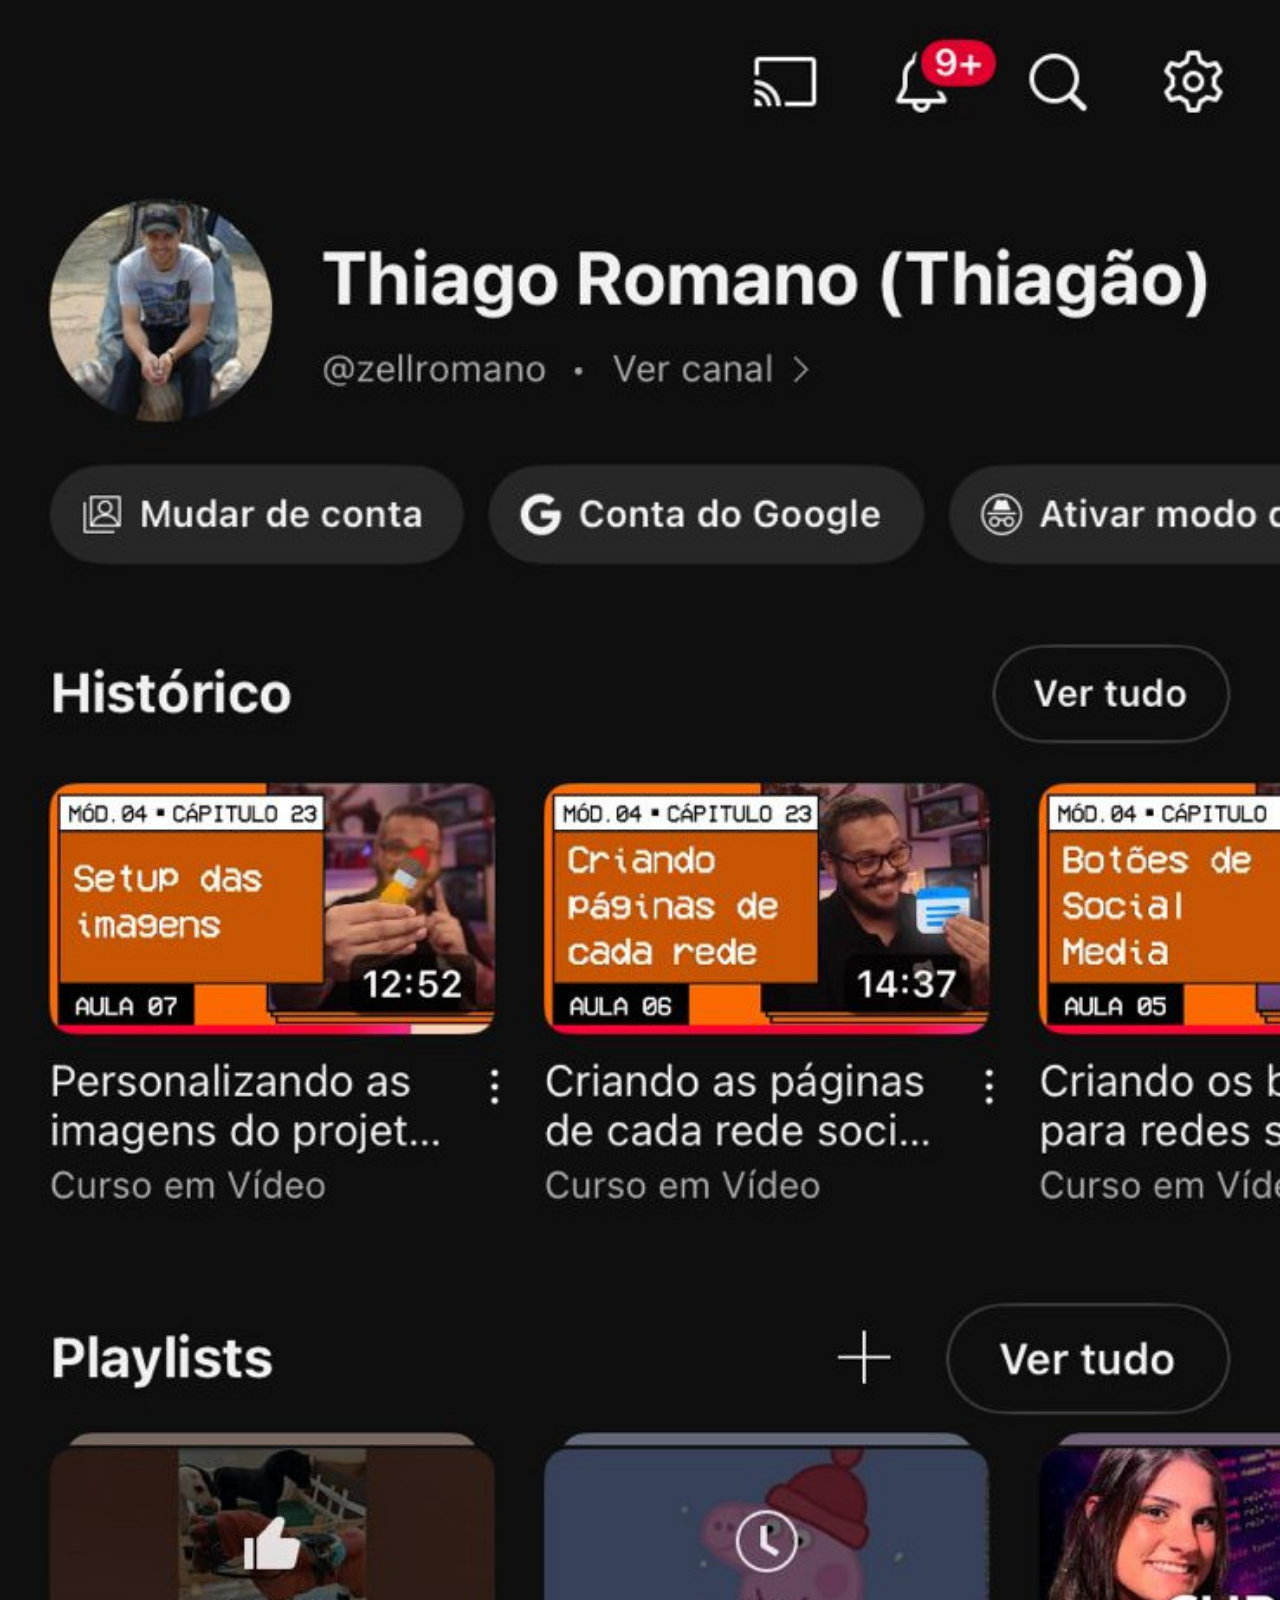
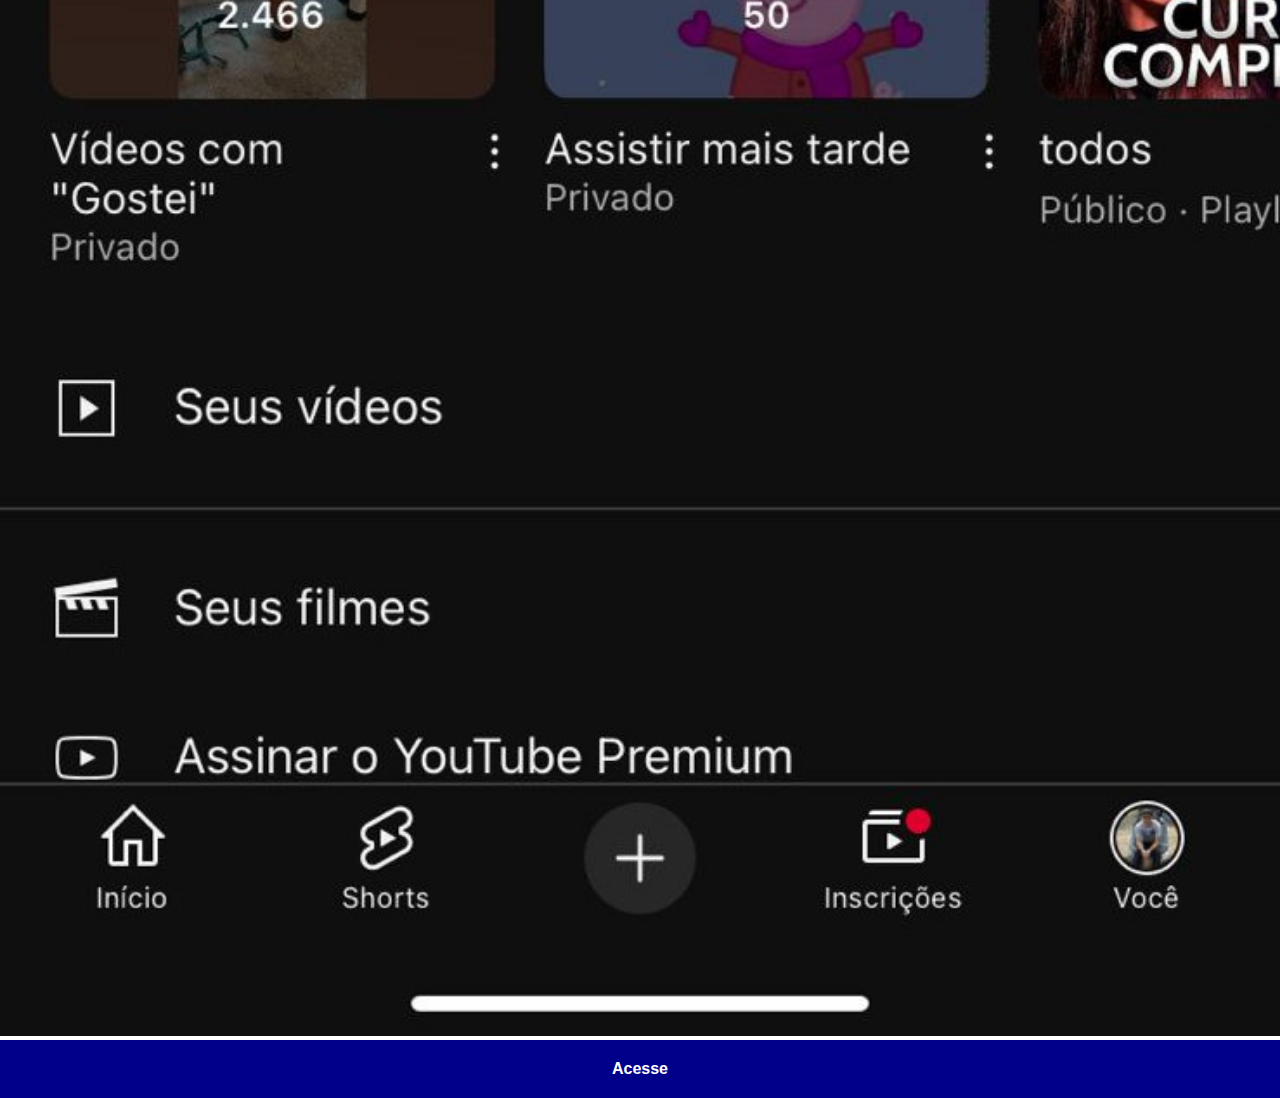
<file: youtube.html>
<!DOCTYPE html>
<html lang="pt-br">
  <head>
    <meta charset="UTF-8" />
    <meta name="viewport" content="width=device-width, initial-scale=1.0" />
    <title>Youtube</title>
    <link rel="stylesheet" href="estilos/social.css">
    
  </head>
  <body>
    <img src="imagens/tela-youtube.jpg" alt="Youtube" />
    <a href="https://www.youtube.com/@zellromano" target="_blank"
      >Acesse</a
    >
  </body>
</html>
</file>
<file: estilos/style.css>
@charset "UTF-8";

* {
  padding: 0px;
  margin: 0px;
  box-sizing: border-box;
  font-family: Arial, Helvetica, sans-serif;
}

html,
body {
  height: 100%;
  width: 100%;
  background-color: black;
  overflow: hidden;
}

body {
  background: url("../imagens/fundo3d.jpg") no-repeat center center fixed;
  background-size: cover;
  
}

main {
  
  position: relative;
  height: 100vh;
  width: 100%;
}

#telefone {
  position: absolute;
  top: 50%;
  left: 50%;
  transform: translate(-50%, -50%);

  height: 627px;
  width: 311px;
  background: url("../imagens/frame-iphone.png") no-repeat;
}

#tela {
  position: relative;
  top: 80px;
  left: 22px;
  width: 269px;
  height: 471px;
}

section#redes-sociais {
  text-align: right;
}

section#redes-sociais img {
  width: 50px;
  margin: 10px;
  border-radius: 50%;
  box-shadow: 1px 1px 2px rgba(255, 255, 255,);
  box-sizing: border-box;
}

section#redes-sociais img:hover {
  border: 2px solid rgba(190, 13, 161, 0.795);
  transform: translate(-5px, -5px);
  box-shadow: 2px 2px 4px rgb(255, 253, 253);
  transition: 0.3s border 0.4s;
}
</file>
<file: estilos/social.css>
* {
        margin: 0px;
        padding: 0px;
        font-family: Arial, Helvetica, sans-serif;
      }

      ::-webkit-scrollbar {
        width: 0px;
        height: 0px;
      }

      img {
        width: 100vw;
      }

      a {
        display: block;
        background-color: darkblue;
        padding: 20px;
        text-align: center;
        font-weight: bolder;
        text-decoration: none;
        color: white;
      }

      a:hover {
        background-color: blue;
      }
</file>
